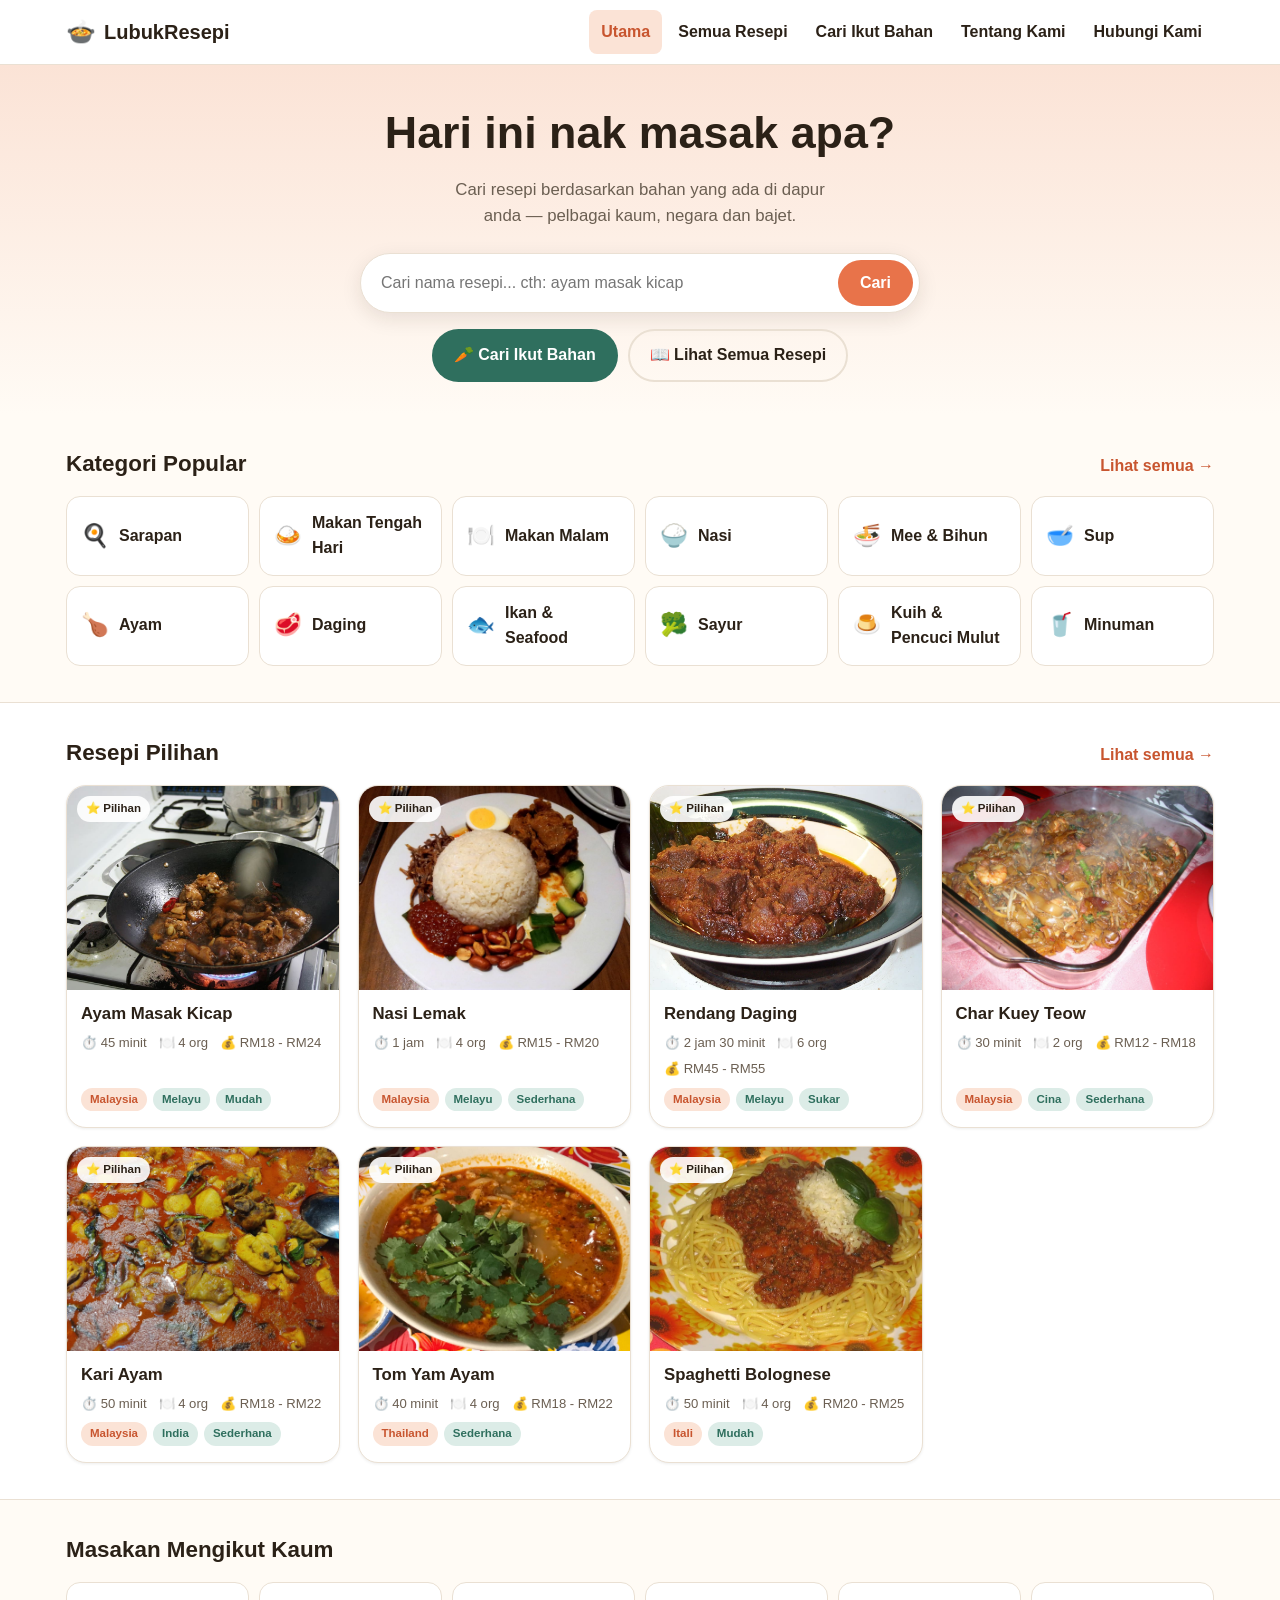
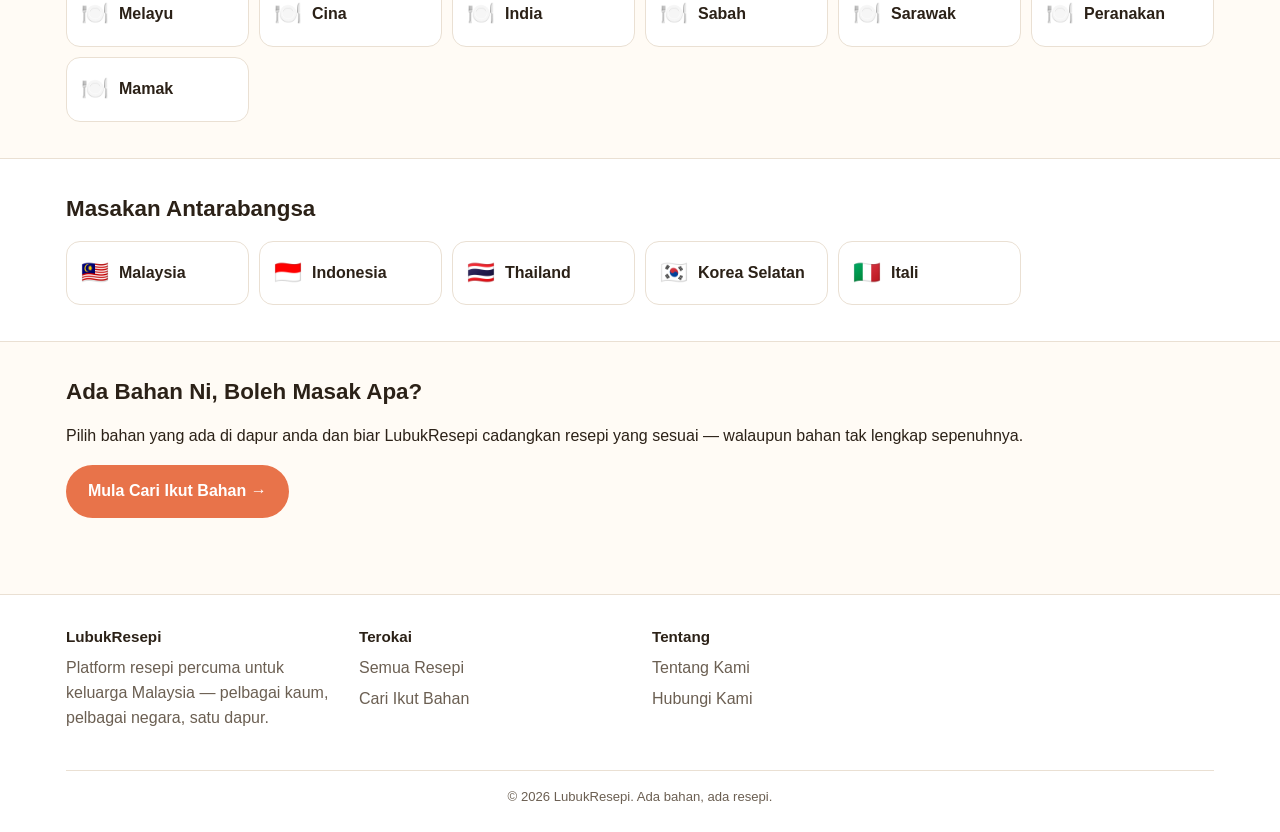
<file: index.html>
<!doctype html>
<html lang="ms">
<head>
  <meta charset="UTF-8">
  <meta name="viewport" content="width=device-width, initial-scale=1.0">
  <title>LubukResepi — Ada Bahan, Ada Resepi</title>
  <meta name="description" content="LubukResepi ialah platform resepi percuma yang menghimpunkan resepi pelbagai kaum dan negara. Cari resepi berdasarkan nama, kategori atau bahan yang ada di dapur anda.">
  <link rel="icon" href="data:,">
  <link rel="stylesheet" href="assets/css/style.css">
  <link rel="stylesheet" href="assets/css/responsive.css">
</head>
<body>
  <a class="skip-link" href="#main">Langkau ke kandungan</a>

  <header class="site-header">
    <div class="container">
      <a class="logo" href="index.html"><span class="logo-mark">🍲</span> LubukResepi</a>
      <button class="nav-toggle" aria-label="Buka menu" aria-expanded="false">
        <span></span>
      </button>
      <nav class="main-nav" aria-label="Navigasi utama">
        <ul>
          <li><a href="index.html" aria-current="page">Utama</a></li>
          <li><a href="recipes.html">Semua Resepi</a></li>
          <li><a href="search.html">Cari Ikut Bahan</a></li>
          <li><a href="about.html">Tentang Kami</a></li>
          <li><a href="contact.html">Hubungi Kami</a></li>
        </ul>
      </nav>
    </div>
  </header>

  <main id="main">
    <section class="hero">
      <div class="container">
        <h1>Hari ini nak masak apa?</h1>
        <p class="hero-sub">Cari resepi berdasarkan bahan yang ada di dapur anda — pelbagai kaum, negara dan bajet.</p>
        <form class="search-box" action="recipes.html" method="get">
          <input type="search" name="q" placeholder="Cari nama resepi... cth: ayam masak kicap" aria-label="Cari resepi">
          <button type="submit" class="btn">Cari</button>
        </form>
        <div class="hero-actions">
          <a class="btn btn-secondary" href="search.html">🥕 Cari Ikut Bahan</a>
          <a class="btn btn-outline" href="recipes.html">📖 Lihat Semua Resepi</a>
        </div>
      </div>
    </section>

    <section class="section">
      <div class="container">
        <div class="section-head">
          <h2>Kategori Popular</h2>
          <a class="see-all" href="recipes.html">Lihat semua &rarr;</a>
        </div>
        <div class="chip-grid" id="category-grid"></div>
      </div>
    </section>

    <section class="section section-alt">
      <div class="container">
        <div class="section-head">
          <h2>Resepi Pilihan</h2>
          <a class="see-all" href="recipes.html">Lihat semua &rarr;</a>
        </div>
        <div class="recipe-grid" id="featured-grid"></div>
      </div>
    </section>

    <section class="section">
      <div class="container">
        <div class="section-head">
          <h2>Masakan Mengikut Kaum</h2>
        </div>
        <div class="chip-grid" id="community-grid"></div>
      </div>
    </section>

    <section class="section section-alt">
      <div class="container">
        <div class="section-head">
          <h2>Masakan Antarabangsa</h2>
        </div>
        <div class="chip-grid" id="country-grid"></div>
      </div>
    </section>

    <section class="section">
      <div class="container">
        <div class="section-head">
          <h2>Ada Bahan Ni, Boleh Masak Apa?</h2>
        </div>
        <p>Pilih bahan yang ada di dapur anda dan biar LubukResepi cadangkan resepi yang sesuai — walaupun bahan tak lengkap sepenuhnya.</p>
        <a class="btn" href="search.html">Mula Cari Ikut Bahan →</a>
      </div>
    </section>
  </main>

  <footer class="site-footer">
    <div class="container">
      <div class="footer-grid">
        <div>
          <h3>LubukResepi</h3>
          <p>Platform resepi percuma untuk keluarga Malaysia — pelbagai kaum, pelbagai negara, satu dapur.</p>
        </div>
        <div>
          <h3>Terokai</h3>
          <ul>
            <li><a href="recipes.html">Semua Resepi</a></li>
            <li><a href="search.html">Cari Ikut Bahan</a></li>
          </ul>
        </div>
        <div>
          <h3>Tentang</h3>
          <ul>
            <li><a href="about.html">Tentang Kami</a></li>
            <li><a href="contact.html">Hubungi Kami</a></li>
          </ul>
        </div>
      </div>
      <div class="footer-bottom">
        &copy; <span id="footer-year"></span> LubukResepi. Ada bahan, ada resepi.
      </div>
    </div>
  </footer>

  <script src="assets/js/app.js"></script>
  <script>
    document.addEventListener("DOMContentLoaded", async () => {
      const categoryGrid = document.getElementById("category-grid");
      const communityGrid = document.getElementById("community-grid");
      const countryGrid = document.getElementById("country-grid");
      const featuredGrid = document.getElementById("featured-grid");

      try {
        const [categories, communities, countries, recipes] = await Promise.all([
          LubukResepi.fetchJSON("data/categories.json"),
          LubukResepi.fetchJSON("data/communities.json"),
          LubukResepi.fetchJSON("data/countries.json"),
          LubukResepi.loadRecipes(),
        ]);

        categoryGrid.innerHTML = categories
          .slice(0, 12)
          .map((c) => `<a class="chip-card" href="recipes.html?category=${encodeURIComponent(c.name)}"><span class="chip-icon">${c.icon}</span> ${LubukResepi.escapeHtml(c.name)}</a>`)
          .join("");

        communityGrid.innerHTML = communities
          .map((c) => `<a class="chip-card" href="recipes.html?community=${encodeURIComponent(c.name)}"><span class="chip-icon">🍽️</span> ${LubukResepi.escapeHtml(c.name)}</a>`)
          .join("");

        countryGrid.innerHTML = countries
          .map((c) => `<a class="chip-card" href="recipes.html?country=${encodeURIComponent(c.name)}"><span class="chip-icon">${c.flag}</span> ${LubukResepi.escapeHtml(c.name)}</a>`)
          .join("");

        const featured = recipes.filter((r) => r.featured).slice(0, 8);
        featuredGrid.innerHTML = featured.map(LubukResepi.recipeCardHTML).join("");
      } catch (err) {
        console.error(err);
      }
    });
  </script>
</body>
</html>
</file>
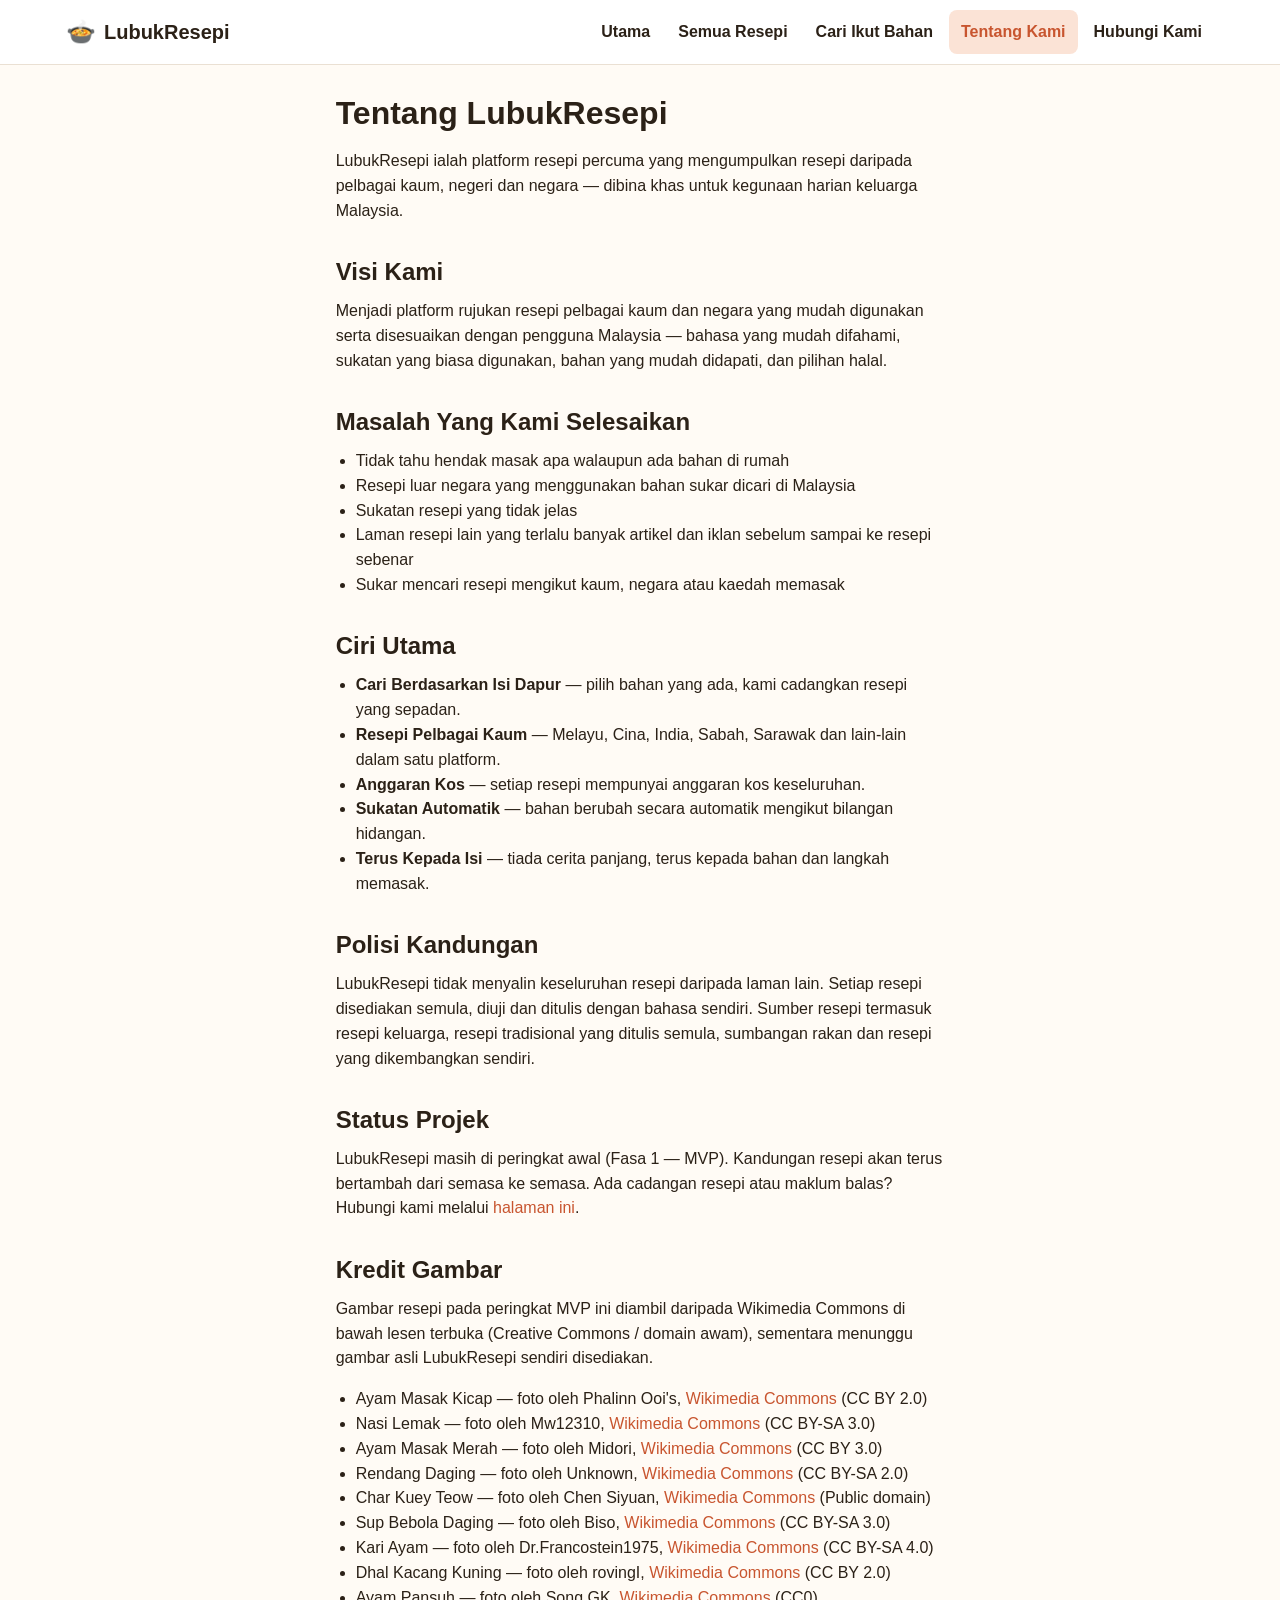
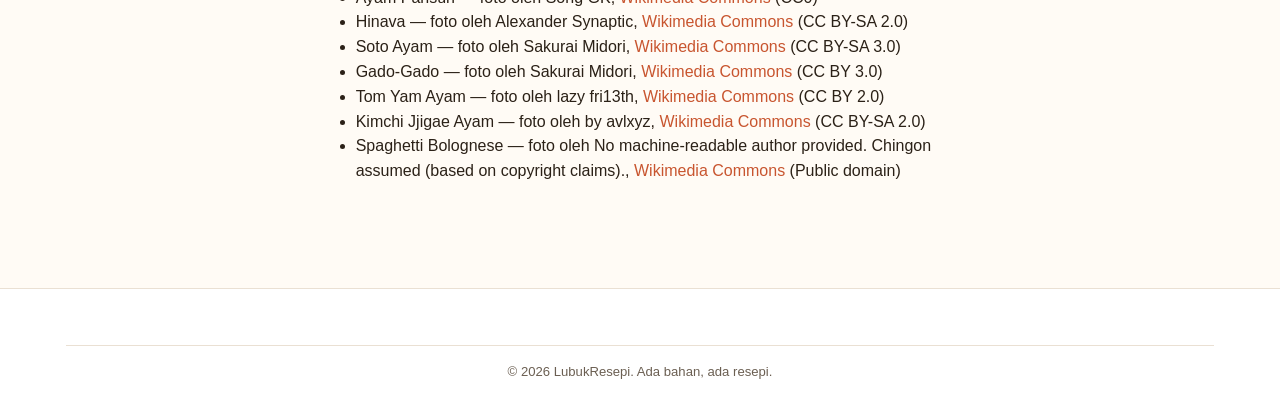
<file: about.html>
<!doctype html>
<html lang="ms">
<head>
  <meta charset="UTF-8">
  <meta name="viewport" content="width=device-width, initial-scale=1.0">
  <title>Tentang Kami — LubukResepi</title>
  <meta name="description" content="Kenali LubukResepi — platform resepi percuma pelbagai kaum dan negara, dibina untuk keluarga Malaysia.">
  <link rel="icon" href="data:,">
  <link rel="stylesheet" href="assets/css/style.css">
  <link rel="stylesheet" href="assets/css/responsive.css">
</head>
<body>
  <a class="skip-link" href="#main">Langkau ke kandungan</a>

  <header class="site-header">
    <div class="container">
      <a class="logo" href="index.html"><span class="logo-mark">🍲</span> LubukResepi</a>
      <button class="nav-toggle" aria-label="Buka menu" aria-expanded="false">
        <span></span>
      </button>
      <nav class="main-nav" aria-label="Navigasi utama">
        <ul>
          <li><a href="index.html">Utama</a></li>
          <li><a href="recipes.html">Semua Resepi</a></li>
          <li><a href="search.html">Cari Ikut Bahan</a></li>
          <li><a href="about.html" aria-current="page">Tentang Kami</a></li>
          <li><a href="contact.html">Hubungi Kami</a></li>
        </ul>
      </nav>
    </div>
  </header>

  <main id="main">
    <div class="container prose" style="padding:28px 16px 48px;">
      <h1>Tentang LubukResepi</h1>
      <p>LubukResepi ialah platform resepi percuma yang mengumpulkan resepi daripada pelbagai kaum, negeri dan negara — dibina khas untuk kegunaan harian keluarga Malaysia.</p>

      <h2>Visi Kami</h2>
      <p>Menjadi platform rujukan resepi pelbagai kaum dan negara yang mudah digunakan serta disesuaikan dengan pengguna Malaysia — bahasa yang mudah difahami, sukatan yang biasa digunakan, bahan yang mudah didapati, dan pilihan halal.</p>

      <h2>Masalah Yang Kami Selesaikan</h2>
      <ul>
        <li>Tidak tahu hendak masak apa walaupun ada bahan di rumah</li>
        <li>Resepi luar negara yang menggunakan bahan sukar dicari di Malaysia</li>
        <li>Sukatan resepi yang tidak jelas</li>
        <li>Laman resepi lain yang terlalu banyak artikel dan iklan sebelum sampai ke resepi sebenar</li>
        <li>Sukar mencari resepi mengikut kaum, negara atau kaedah memasak</li>
      </ul>

      <h2>Ciri Utama</h2>
      <ul>
        <li><strong>Cari Berdasarkan Isi Dapur</strong> — pilih bahan yang ada, kami cadangkan resepi yang sepadan.</li>
        <li><strong>Resepi Pelbagai Kaum</strong> — Melayu, Cina, India, Sabah, Sarawak dan lain-lain dalam satu platform.</li>
        <li><strong>Anggaran Kos</strong> — setiap resepi mempunyai anggaran kos keseluruhan.</li>
        <li><strong>Sukatan Automatik</strong> — bahan berubah secara automatik mengikut bilangan hidangan.</li>
        <li><strong>Terus Kepada Isi</strong> — tiada cerita panjang, terus kepada bahan dan langkah memasak.</li>
      </ul>

      <h2>Polisi Kandungan</h2>
      <p>LubukResepi tidak menyalin keseluruhan resepi daripada laman lain. Setiap resepi disediakan semula, diuji dan ditulis dengan bahasa sendiri. Sumber resepi termasuk resepi keluarga, resepi tradisional yang ditulis semula, sumbangan rakan dan resepi yang dikembangkan sendiri.</p>

      <h2>Status Projek</h2>
      <p>LubukResepi masih di peringkat awal (Fasa 1 — MVP). Kandungan resepi akan terus bertambah dari semasa ke semasa. Ada cadangan resepi atau maklum balas? Hubungi kami melalui <a href="contact.html">halaman ini</a>.</p>

      <h2>Kredit Gambar</h2>
      <p>Gambar resepi pada peringkat MVP ini diambil daripada Wikimedia Commons di bawah lesen terbuka (Creative Commons / domain awam), sementara menunggu gambar asli LubukResepi sendiri disediakan.</p>
      <div id="image-credits"></div>
    </div>
  </main>

  <footer class="site-footer">
    <div class="container">
      <div class="footer-bottom">
        &copy; <span id="footer-year"></span> LubukResepi. Ada bahan, ada resepi.
      </div>
    </div>
  </footer>

  <script src="assets/js/app.js"></script>
  <script>
    document.addEventListener("DOMContentLoaded", async () => {
      const el = document.getElementById("image-credits");
      try {
        const [credits, recipes] = await Promise.all([
          LubukResepi.fetchJSON("assets/images/recipes/credits.json"),
          LubukResepi.loadRecipes(),
        ]);
        const nameBySlug = Object.fromEntries(recipes.map((r) => [r.slug, r.name]));
        el.innerHTML = `<ul>${credits
          .map(
            (c) =>
              `<li>${LubukResepi.escapeHtml(nameBySlug[c.slug] || c.slug)} — foto oleh ${LubukResepi.escapeHtml(c.artist)}, <a href="${LubukResepi.escapeHtml(c.source_url)}" target="_blank" rel="noopener">Wikimedia Commons</a> (${LubukResepi.escapeHtml(c.license)})</li>`
          )
          .join("")}</ul>`;
      } catch (err) {
        console.error(err);
      }
    });
  </script>
</body>
</html>
</file>
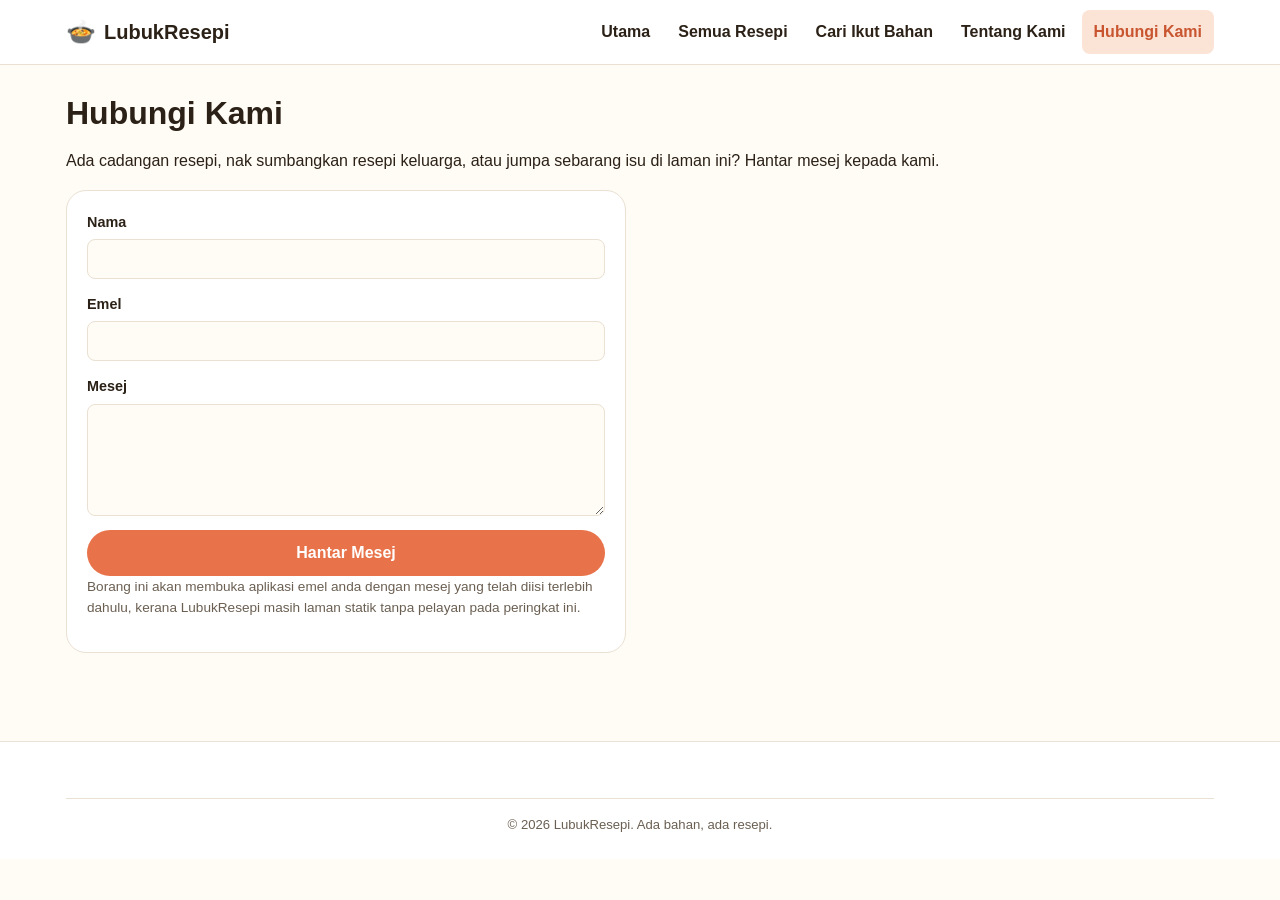
<file: contact.html>
<!doctype html>
<html lang="ms">
<head>
  <meta charset="UTF-8">
  <meta name="viewport" content="width=device-width, initial-scale=1.0">
  <title>Hubungi Kami — LubukResepi</title>
  <meta name="description" content="Hubungi LubukResepi untuk cadangan resepi, kerjasama atau maklum balas.">
  <link rel="icon" href="data:,">
  <link rel="stylesheet" href="assets/css/style.css">
  <link rel="stylesheet" href="assets/css/responsive.css">
</head>
<body>
  <a class="skip-link" href="#main">Langkau ke kandungan</a>

  <header class="site-header">
    <div class="container">
      <a class="logo" href="index.html"><span class="logo-mark">🍲</span> LubukResepi</a>
      <button class="nav-toggle" aria-label="Buka menu" aria-expanded="false">
        <span></span>
      </button>
      <nav class="main-nav" aria-label="Navigasi utama">
        <ul>
          <li><a href="index.html">Utama</a></li>
          <li><a href="recipes.html">Semua Resepi</a></li>
          <li><a href="search.html">Cari Ikut Bahan</a></li>
          <li><a href="about.html">Tentang Kami</a></li>
          <li><a href="contact.html" aria-current="page">Hubungi Kami</a></li>
        </ul>
      </nav>
    </div>
  </header>

  <main id="main">
    <div class="container" style="padding:28px 16px 48px;">
      <h1>Hubungi Kami</h1>
      <p>Ada cadangan resepi, nak sumbangkan resepi keluarga, atau jumpa sebarang isu di laman ini? Hantar mesej kepada kami.</p>

      <form class="form-card" id="contact-form">
        <div class="form-row">
          <label for="contact-name">Nama</label>
          <input type="text" id="contact-name" name="name" required>
        </div>
        <div class="form-row">
          <label for="contact-email">Emel</label>
          <input type="email" id="contact-email" name="email" required>
        </div>
        <div class="form-row">
          <label for="contact-message">Mesej</label>
          <textarea id="contact-message" name="message" rows="5" required></textarea>
        </div>
        <button type="submit" class="btn btn-block">Hantar Mesej</button>
        <p class="form-note">Borang ini akan membuka aplikasi emel anda dengan mesej yang telah diisi terlebih dahulu, kerana LubukResepi masih laman statik tanpa pelayan pada peringkat ini.</p>
      </form>
    </div>
  </main>

  <footer class="site-footer">
    <div class="container">
      <div class="footer-bottom">
        &copy; <span id="footer-year"></span> LubukResepi. Ada bahan, ada resepi.
      </div>
    </div>
  </footer>

  <script src="assets/js/app.js"></script>
  <script>
    document.getElementById("contact-form").addEventListener("submit", (e) => {
      e.preventDefault();
      const name = document.getElementById("contact-name").value;
      const email = document.getElementById("contact-email").value;
      const message = document.getElementById("contact-message").value;
      const subject = encodeURIComponent(`Mesej daripada ${name} — LubukResepi`);
      const body = encodeURIComponent(`${message}\n\n— ${name} (${email})`);
      window.location.href = `mailto:hello@lubukresepi.my?subject=${subject}&body=${body}`;
    });
  </script>
</body>
</html>
</file>
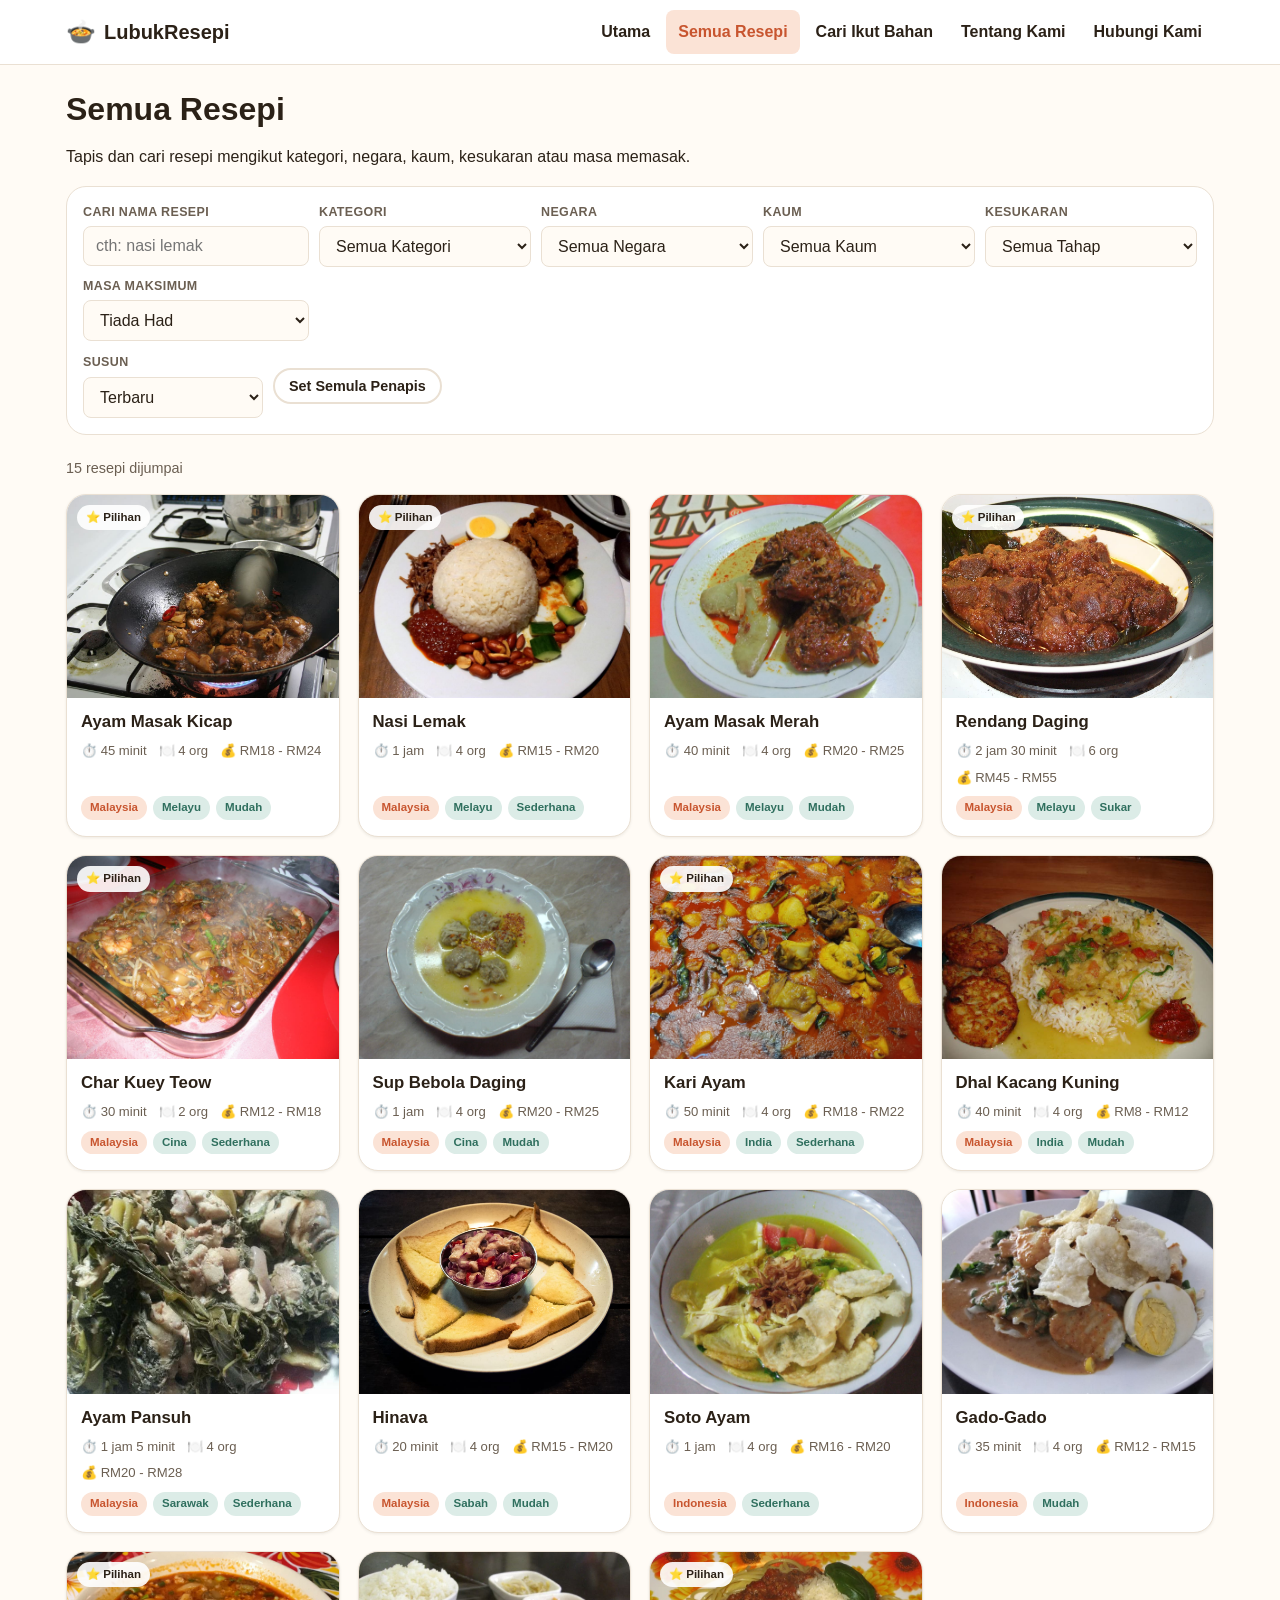
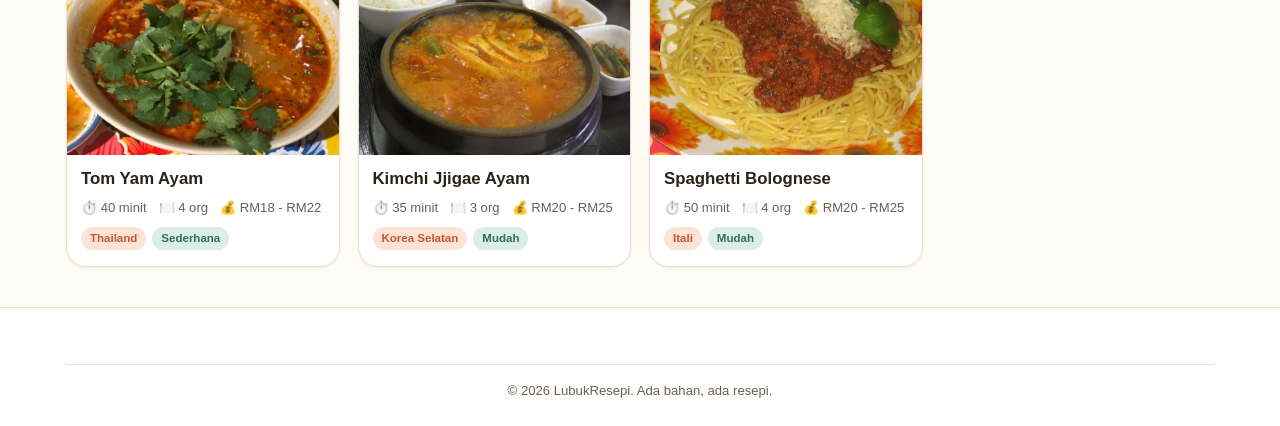
<file: recipes.html>
<!doctype html>
<html lang="ms">
<head>
  <meta charset="UTF-8">
  <meta name="viewport" content="width=device-width, initial-scale=1.0">
  <title>Semua Resepi — LubukResepi</title>
  <meta name="description" content="Terokai koleksi resepi LubukResepi — tapis mengikut kategori, negara, kaum, kesukaran dan masa memasak.">
  <link rel="icon" href="data:,">
  <link rel="stylesheet" href="assets/css/style.css">
  <link rel="stylesheet" href="assets/css/responsive.css">
</head>
<body>
  <a class="skip-link" href="#main">Langkau ke kandungan</a>

  <header class="site-header">
    <div class="container">
      <a class="logo" href="index.html"><span class="logo-mark">🍲</span> LubukResepi</a>
      <button class="nav-toggle" aria-label="Buka menu" aria-expanded="false">
        <span></span>
      </button>
      <nav class="main-nav" aria-label="Navigasi utama">
        <ul>
          <li><a href="index.html">Utama</a></li>
          <li><a href="recipes.html" aria-current="page">Semua Resepi</a></li>
          <li><a href="search.html">Cari Ikut Bahan</a></li>
          <li><a href="about.html">Tentang Kami</a></li>
          <li><a href="contact.html">Hubungi Kami</a></li>
        </ul>
      </nav>
    </div>
  </header>

  <main id="main">
    <div class="container" style="padding-top:24px;">
      <h1>Semua Resepi</h1>
      <p>Tapis dan cari resepi mengikut kategori, negara, kaum, kesukaran atau masa memasak.</p>

      <div class="filters-bar">
        <div class="filters-row">
          <div class="field-group">
            <label for="filter-q">Cari nama resepi</label>
            <input type="search" id="filter-q" placeholder="cth: nasi lemak">
          </div>
          <div class="field-group">
            <label for="filter-category">Kategori</label>
            <select id="filter-category"></select>
          </div>
          <div class="field-group">
            <label for="filter-country">Negara</label>
            <select id="filter-country"></select>
          </div>
          <div class="field-group">
            <label for="filter-community">Kaum</label>
            <select id="filter-community"></select>
          </div>
          <div class="field-group">
            <label for="filter-difficulty">Kesukaran</label>
            <select id="filter-difficulty">
              <option value="">Semua Tahap</option>
              <option value="Mudah">Mudah</option>
              <option value="Sederhana">Sederhana</option>
              <option value="Sukar">Sukar</option>
            </select>
          </div>
          <div class="field-group">
            <label for="filter-time">Masa Maksimum</label>
            <select id="filter-time">
              <option value="">Tiada Had</option>
              <option value="30">30 minit</option>
              <option value="60">1 jam</option>
              <option value="90">1 jam 30 minit</option>
            </select>
          </div>
        </div>
        <div class="filters-footer">
          <div class="field-group" style="min-width:180px;">
            <label for="filter-sort">Susun</label>
            <select id="filter-sort">
              <option value="terbaru">Terbaru</option>
              <option value="pilihan">Resepi Pilihan</option>
              <option value="cepat">Paling Cepat</option>
              <option value="kos">Kos Terendah</option>
              <option value="az">Nama A hingga Z</option>
            </select>
          </div>
          <button type="button" class="btn btn-outline btn-sm" id="filter-reset">Set Semula Penapis</button>
        </div>
      </div>

      <p class="results-count" id="results-count"></p>
      <div class="recipe-grid" id="recipe-grid"></div>
      <div class="empty-state" id="empty-state" hidden>
        <span class="empty-emoji">🔍</span>
        Tiada resepi sepadan dengan penapis anda. Cuba set semula penapis.
      </div>
    </div>
  </main>

  <footer class="site-footer">
    <div class="container">
      <div class="footer-bottom">
        &copy; <span id="footer-year"></span> LubukResepi. Ada bahan, ada resepi.
      </div>
    </div>
  </footer>

  <script src="assets/js/app.js"></script>
  <script src="assets/js/filters.js"></script>
  <script src="assets/js/recipes.js"></script>
</body>
</html>
</file>
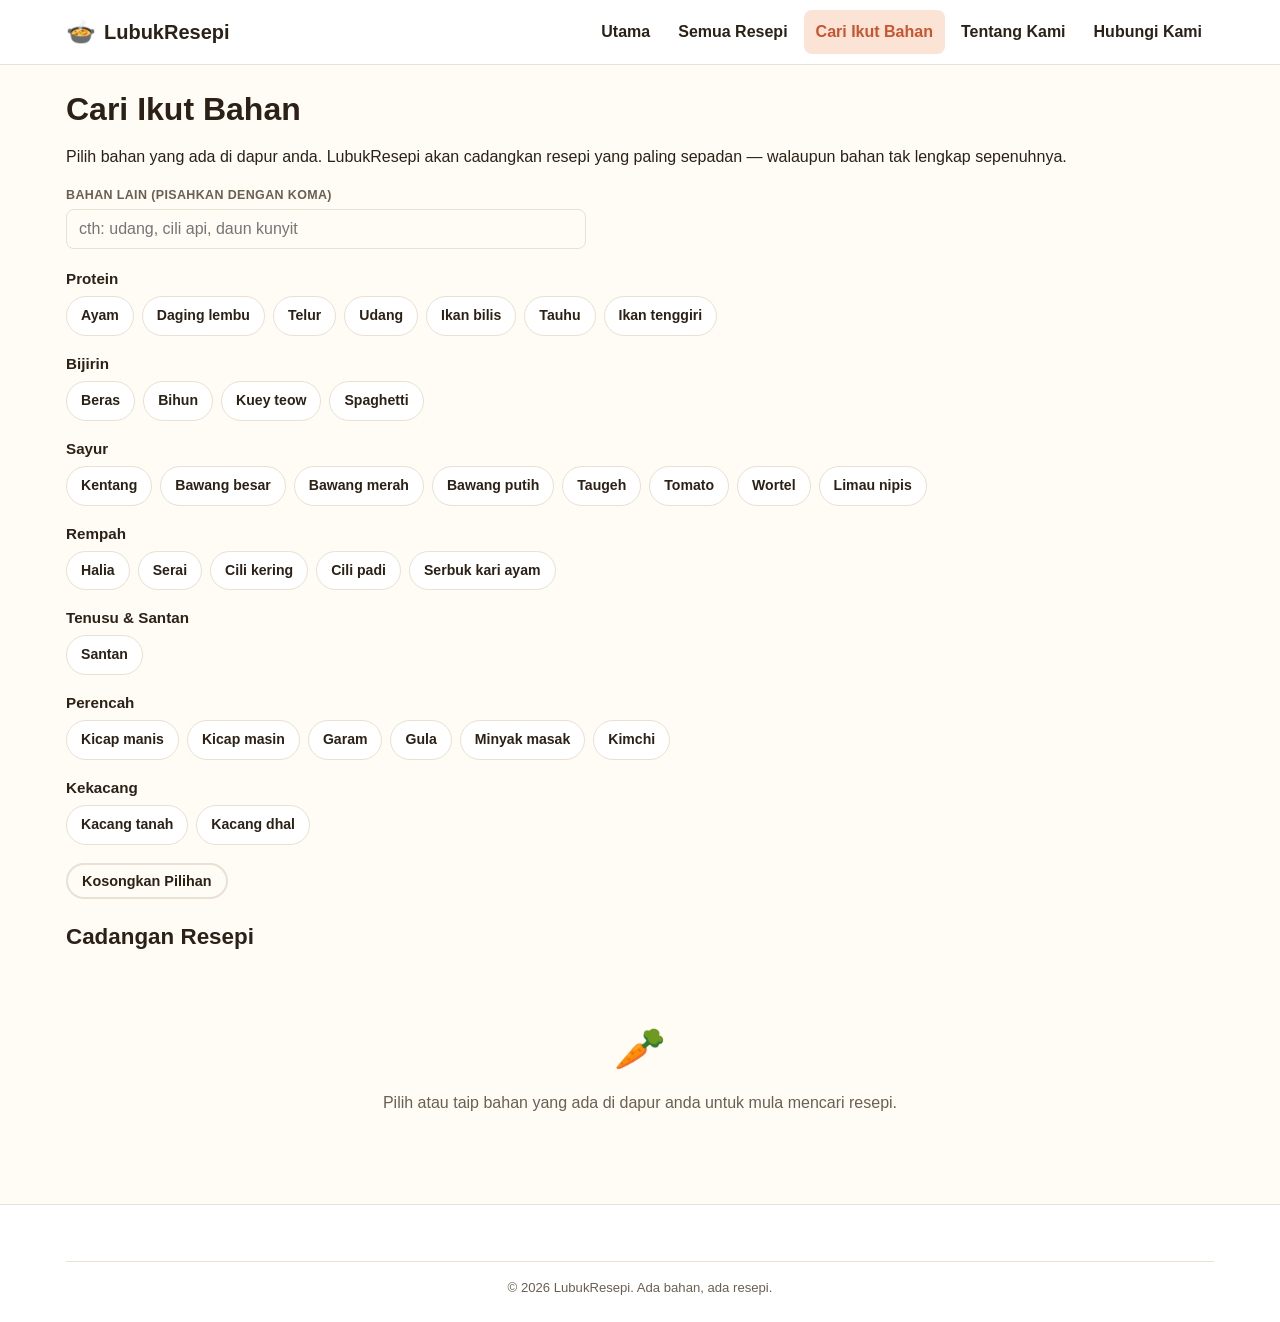
<file: search.html>
<!doctype html>
<html lang="ms">
<head>
  <meta charset="UTF-8">
  <meta name="viewport" content="width=device-width, initial-scale=1.0">
  <title>Cari Ikut Bahan — LubukResepi</title>
  <meta name="description" content="Pilih bahan yang ada di dapur anda dan biar LubukResepi cadangkan resepi yang paling sepadan — tanpa perlu keluar membeli-belah.">
  <link rel="icon" href="data:,">
  <link rel="stylesheet" href="assets/css/style.css">
  <link rel="stylesheet" href="assets/css/responsive.css">
</head>
<body>
  <a class="skip-link" href="#main">Langkau ke kandungan</a>

  <header class="site-header">
    <div class="container">
      <a class="logo" href="index.html"><span class="logo-mark">🍲</span> LubukResepi</a>
      <button class="nav-toggle" aria-label="Buka menu" aria-expanded="false">
        <span></span>
      </button>
      <nav class="main-nav" aria-label="Navigasi utama">
        <ul>
          <li><a href="index.html">Utama</a></li>
          <li><a href="recipes.html">Semua Resepi</a></li>
          <li><a href="search.html" aria-current="page">Cari Ikut Bahan</a></li>
          <li><a href="about.html">Tentang Kami</a></li>
          <li><a href="contact.html">Hubungi Kami</a></li>
        </ul>
      </nav>
    </div>
  </header>

  <main id="main">
    <div class="container" style="padding-top:24px;">
      <h1>Cari Ikut Bahan</h1>
      <p>Pilih bahan yang ada di dapur anda. LubukResepi akan cadangkan resepi yang paling sepadan — walaupun bahan tak lengkap sepenuhnya.</p>

      <div class="field-group" style="max-width:520px; margin-bottom:20px;">
        <label for="ingredient-custom">Bahan lain (pisahkan dengan koma)</label>
        <input type="text" id="ingredient-custom" placeholder="cth: udang, cili api, daun kunyit">
      </div>

      <div id="ingredient-picker"></div>

      <button type="button" class="btn btn-outline btn-sm" id="ingredient-clear" style="margin-bottom:24px;">Kosongkan Pilihan</button>

      <div class="section-head">
        <h2>Cadangan Resepi</h2>
        <span class="results-count" id="match-count"></span>
      </div>
      <div id="match-results"></div>
    </div>
  </main>

  <footer class="site-footer">
    <div class="container">
      <div class="footer-bottom">
        &copy; <span id="footer-year"></span> LubukResepi. Ada bahan, ada resepi.
      </div>
    </div>
  </footer>

  <script src="assets/js/app.js"></script>
  <script src="assets/js/search.js"></script>
</body>
</html>
</file>
<file: assets/css/style.css>
/* =========================================================
   LubukResepi — Base Styles
   Mobile-first. Breakpoint overrides live in responsive.css
   ========================================================= */

:root {
  --color-primary: #e8734a;
  --color-primary-dark: #c8552f;
  --color-primary-light: #fbe3d6;
  --color-secondary: #2f6f5e;
  --color-secondary-light: #dcece7;
  --color-accent: #f2b441;
  --color-bg: #fffbf5;
  --color-surface: #ffffff;
  --color-text: #2b2117;
  --color-text-muted: #6b5f52;
  --color-border: #eae0d3;
  --color-danger: #c1392b;
  --radius-sm: 8px;
  --radius-md: 14px;
  --radius-lg: 20px;
  --shadow-sm: 0 1px 3px rgba(43, 33, 23, 0.08);
  --shadow-md: 0 6px 20px rgba(43, 33, 23, 0.10);
  --shadow-lg: 0 12px 32px rgba(43, 33, 23, 0.14);
  --font-body: -apple-system, BlinkMacSystemFont, "Segoe UI", Roboto, "Helvetica Neue", Arial, sans-serif;
  --header-height: 64px;
}

@media (prefers-color-scheme: dark) {
  :root {
    --color-primary: #f0855e;
    --color-primary-dark: #ff9d75;
    --color-primary-light: #3a2a22;
    --color-secondary: #5cae97;
    --color-secondary-light: #1d2f29;
    --color-accent: #f2b441;
    --color-bg: #17130f;
    --color-surface: #221c16;
    --color-text: #f3ece2;
    --color-text-muted: #b5a996;
    --color-border: #3a3128;
    --shadow-sm: 0 1px 3px rgba(0, 0, 0, 0.35);
    --shadow-md: 0 6px 20px rgba(0, 0, 0, 0.4);
    --shadow-lg: 0 12px 32px rgba(0, 0, 0, 0.5);
  }
}

*,
*::before,
*::after {
  box-sizing: border-box;
}

html {
  -webkit-text-size-adjust: 100%;
}

body {
  margin: 0;
  font-family: var(--font-body);
  background: var(--color-bg);
  color: var(--color-text);
  line-height: 1.55;
  -webkit-font-smoothing: antialiased;
}

img {
  max-width: 100%;
  display: block;
}

a {
  color: var(--color-primary-dark);
  text-decoration: none;
}

a:hover {
  text-decoration: underline;
}

h1, h2, h3, h4 {
  line-height: 1.25;
  margin: 0 0 0.5em;
  font-weight: 700;
}

p {
  margin: 0 0 1em;
}

ul, ol {
  margin: 0;
  padding-left: 1.25em;
}

button, input, select, textarea {
  font-family: inherit;
  font-size: 1rem;
  color: inherit;
}

.container {
  width: 100%;
  max-width: 1180px;
  margin: 0 auto;
  padding: 0 16px;
}

.visually-hidden {
  position: absolute;
  width: 1px;
  height: 1px;
  overflow: hidden;
  clip: rect(0 0 0 0);
  white-space: nowrap;
}

.skip-link {
  position: absolute;
  left: 8px;
  top: -50px;
  background: var(--color-primary);
  color: #fff;
  padding: 8px 14px;
  border-radius: var(--radius-sm);
  z-index: 200;
  transition: top 0.15s ease;
}

.skip-link:focus {
  top: 8px;
}

/* ---------- Buttons ---------- */

.btn {
  display: inline-flex;
  align-items: center;
  justify-content: center;
  gap: 8px;
  padding: 12px 20px;
  border-radius: 999px;
  border: 2px solid transparent;
  background: var(--color-primary);
  color: #fff;
  font-weight: 600;
  cursor: pointer;
  text-decoration: none;
  transition: transform 0.12s ease, box-shadow 0.12s ease, background 0.12s ease;
}

.btn:hover {
  background: var(--color-primary-dark);
  text-decoration: none;
}

.btn:active {
  transform: scale(0.98);
}

.btn-outline {
  background: transparent;
  border-color: var(--color-border);
  color: var(--color-text);
}

.btn-outline:hover {
  border-color: var(--color-primary);
  background: var(--color-primary-light);
}

.btn-secondary {
  background: var(--color-secondary);
}

.btn-secondary:hover {
  background: #245648;
}

.btn-sm {
  padding: 8px 14px;
  font-size: 0.9rem;
}

.btn-block {
  width: 100%;
}

/* ---------- Header ---------- */

.site-header {
  position: sticky;
  top: 0;
  z-index: 100;
  background: var(--color-surface);
  border-bottom: 1px solid var(--color-border);
}

.site-header .container {
  display: flex;
  align-items: center;
  justify-content: space-between;
  height: var(--header-height);
  gap: 12px;
}

.logo {
  display: flex;
  align-items: center;
  gap: 8px;
  font-weight: 800;
  font-size: 1.25rem;
  color: var(--color-text);
}

.logo:hover {
  text-decoration: none;
}

.logo .logo-mark {
  font-size: 1.5rem;
}

.main-nav {
  position: fixed;
  inset: var(--header-height) 0 0 0;
  background: var(--color-surface);
  transform: translateX(100%);
  transition: transform 0.2s ease;
  overflow-y: auto;
  padding: 24px 16px;
  z-index: 99;
}

.main-nav.is-open {
  transform: translateX(0);
}

.main-nav ul {
  list-style: none;
  padding: 0;
  margin: 0;
  display: flex;
  flex-direction: column;
  gap: 4px;
}

.main-nav a {
  display: block;
  padding: 14px 8px;
  color: var(--color-text);
  font-weight: 600;
  border-bottom: 1px solid var(--color-border);
}

.main-nav a:hover,
.main-nav a[aria-current="page"] {
  color: var(--color-primary-dark);
  text-decoration: none;
}

.nav-toggle {
  background: none;
  border: 1px solid var(--color-border);
  border-radius: var(--radius-sm);
  width: 42px;
  height: 42px;
  display: flex;
  align-items: center;
  justify-content: center;
  cursor: pointer;
}

.nav-toggle span,
.nav-toggle span::before,
.nav-toggle span::after {
  content: "";
  display: block;
  width: 20px;
  height: 2px;
  background: var(--color-text);
  position: relative;
  transition: transform 0.15s ease;
}

.nav-toggle span::before {
  position: absolute;
  top: -6px;
}

.nav-toggle span::after {
  position: absolute;
  top: 6px;
}

/* ---------- Hero ---------- */

.hero {
  padding: 40px 0 32px;
  background: linear-gradient(180deg, var(--color-primary-light) 0%, var(--color-bg) 100%);
  text-align: center;
}

.hero h1 {
  font-size: 1.9rem;
  margin-bottom: 0.35em;
}

.hero p.hero-sub {
  color: var(--color-text-muted);
  max-width: 42ch;
  margin: 0 auto 24px;
}

.search-box {
  display: flex;
  gap: 8px;
  max-width: 560px;
  margin: 0 auto;
  background: var(--color-surface);
  padding: 6px;
  border-radius: 999px;
  box-shadow: var(--shadow-md);
  border: 1px solid var(--color-border);
}

.search-box input[type="search"] {
  flex: 1;
  border: none;
  outline: none;
  background: transparent;
  padding: 10px 14px;
  border-radius: 999px;
}

.hero-actions {
  display: flex;
  flex-wrap: wrap;
  gap: 10px;
  justify-content: center;
  margin-top: 16px;
}

/* ---------- Sections ---------- */

.section {
  padding: 36px 0;
}

.section-head {
  display: flex;
  align-items: baseline;
  justify-content: space-between;
  gap: 12px;
  margin-bottom: 18px;
  flex-wrap: wrap;
}

.section-head h2 {
  font-size: 1.4rem;
  margin: 0;
}

.section-head .see-all {
  font-weight: 600;
  white-space: nowrap;
}

.section-alt {
  background: var(--color-surface);
  border-top: 1px solid var(--color-border);
  border-bottom: 1px solid var(--color-border);
}

/* ---------- Chip / pill grids ---------- */

.chip-grid {
  display: grid;
  grid-template-columns: repeat(2, 1fr);
  gap: 10px;
}

.chip-card {
  display: flex;
  align-items: center;
  gap: 10px;
  padding: 14px;
  background: var(--color-surface);
  border: 1px solid var(--color-border);
  border-radius: var(--radius-md);
  font-weight: 600;
  color: var(--color-text);
  transition: box-shadow 0.12s ease, transform 0.12s ease;
}

.chip-card:hover {
  box-shadow: var(--shadow-sm);
  transform: translateY(-2px);
  text-decoration: none;
}

.chip-card .chip-icon {
  font-size: 1.4rem;
}

.chip-row {
  display: flex;
  flex-wrap: wrap;
  gap: 8px;
}

.chip {
  display: inline-flex;
  align-items: center;
  gap: 6px;
  padding: 8px 14px;
  border-radius: 999px;
  background: var(--color-surface);
  border: 1px solid var(--color-border);
  font-size: 0.88rem;
  font-weight: 600;
  color: var(--color-text);
  cursor: pointer;
  transition: background 0.12s ease, border-color 0.12s ease;
}

.chip:hover {
  border-color: var(--color-primary);
  text-decoration: none;
}

.chip.is-active {
  background: var(--color-primary);
  border-color: var(--color-primary);
  color: #fff;
}

.chip input[type="checkbox"] {
  margin: 0;
}

/* ---------- Recipe cards ---------- */

.recipe-grid {
  display: grid;
  grid-template-columns: 1fr;
  gap: 18px;
}

.recipe-card {
  background: var(--color-surface);
  border: 1px solid var(--color-border);
  border-radius: var(--radius-lg);
  overflow: hidden;
  display: flex;
  flex-direction: column;
  box-shadow: var(--shadow-sm);
  transition: box-shadow 0.15s ease, transform 0.15s ease;
  color: var(--color-text);
}

.recipe-card:hover {
  box-shadow: var(--shadow-lg);
  transform: translateY(-3px);
  text-decoration: none;
}

.recipe-card-media {
  aspect-ratio: 4 / 3;
  display: flex;
  align-items: center;
  justify-content: center;
  font-size: 3rem;
  position: relative;
  overflow: hidden;
}

.recipe-card-media img {
  width: 100%;
  height: 100%;
  object-fit: cover;
}

.recipe-card-media .badge-featured {
  position: absolute;
  top: 10px;
  left: 10px;
  background: rgba(255, 255, 255, 0.9);
  color: var(--color-text);
  font-size: 0.72rem;
  font-weight: 700;
  padding: 4px 9px;
  border-radius: 999px;
}

.recipe-card-body {
  padding: 14px 14px 16px;
  display: flex;
  flex-direction: column;
  gap: 8px;
  flex: 1;
}

.recipe-card-title {
  font-size: 1.05rem;
  font-weight: 700;
  margin: 0;
}

.recipe-card-meta {
  display: flex;
  flex-wrap: wrap;
  gap: 6px 12px;
  font-size: 0.82rem;
  color: var(--color-text-muted);
}

.recipe-card-meta span {
  display: inline-flex;
  align-items: center;
  gap: 4px;
}

.recipe-card-tags {
  display: flex;
  flex-wrap: wrap;
  gap: 6px;
  margin-top: auto;
}

.badge {
  display: inline-block;
  padding: 3px 9px;
  border-radius: 999px;
  font-size: 0.72rem;
  font-weight: 700;
  background: var(--color-secondary-light);
  color: var(--color-secondary);
}

.badge-country {
  background: var(--color-primary-light);
  color: var(--color-primary-dark);
}

.empty-state {
  text-align: center;
  padding: 48px 16px;
  color: var(--color-text-muted);
}

.empty-state .empty-emoji {
  font-size: 2.6rem;
  display: block;
  margin-bottom: 10px;
}

/* ---------- Filters ---------- */

.filters-bar {
  display: flex;
  flex-direction: column;
  gap: 12px;
  background: var(--color-surface);
  border: 1px solid var(--color-border);
  border-radius: var(--radius-lg);
  padding: 16px;
  margin-bottom: 22px;
}

.filters-row {
  display: grid;
  grid-template-columns: 1fr;
  gap: 10px;
}

.field-group {
  display: flex;
  flex-direction: column;
  gap: 4px;
}

.field-group label {
  font-size: 0.78rem;
  font-weight: 700;
  color: var(--color-text-muted);
  text-transform: uppercase;
  letter-spacing: 0.03em;
}

select,
input[type="text"],
input[type="search"],
input[type="number"],
input[type="email"],
textarea {
  padding: 10px 12px;
  border-radius: var(--radius-sm);
  border: 1px solid var(--color-border);
  background: var(--color-bg);
  color: var(--color-text);
}

select:focus,
input:focus,
textarea:focus {
  outline: 2px solid var(--color-primary);
  outline-offset: 1px;
}

.filters-footer {
  display: flex;
  align-items: center;
  justify-content: space-between;
  gap: 10px;
  flex-wrap: wrap;
}

.results-count {
  color: var(--color-text-muted);
  font-size: 0.9rem;
}

/* ---------- Recipe detail ---------- */

.recipe-hero {
  display: flex;
  flex-direction: column;
  gap: 18px;
  padding: 24px 0;
}

.recipe-hero-media {
  aspect-ratio: 16 / 10;
  border-radius: var(--radius-lg);
  display: flex;
  align-items: center;
  justify-content: center;
  font-size: 5rem;
  overflow: hidden;
}

.recipe-hero-media img {
  width: 100%;
  height: 100%;
  object-fit: cover;
  border-radius: var(--radius-lg);
}

.recipe-title {
  font-size: 1.7rem;
  margin-bottom: 6px;
}

.recipe-desc {
  color: var(--color-text-muted);
}

.recipe-meta-grid {
  display: grid;
  grid-template-columns: repeat(2, 1fr);
  gap: 10px;
  margin: 18px 0;
}

.meta-tile {
  background: var(--color-surface);
  border: 1px solid var(--color-border);
  border-radius: var(--radius-md);
  padding: 12px;
  text-align: center;
}

.meta-tile .meta-label {
  font-size: 0.72rem;
  text-transform: uppercase;
  color: var(--color-text-muted);
  letter-spacing: 0.03em;
  display: block;
  margin-bottom: 4px;
}

.meta-tile .meta-value {
  font-weight: 700;
  font-size: 1.05rem;
}

.recipe-actions {
  display: flex;
  gap: 10px;
  flex-wrap: wrap;
}

.servings-control {
  display: inline-flex;
  align-items: center;
  gap: 10px;
  border: 1px solid var(--color-border);
  border-radius: 999px;
  padding: 4px 6px;
  background: var(--color-surface);
}

.servings-control button {
  width: 34px;
  height: 34px;
  border-radius: 50%;
  border: 1px solid var(--color-border);
  background: var(--color-bg);
  font-size: 1.1rem;
  cursor: pointer;
  line-height: 1;
}

.servings-control button:hover {
  background: var(--color-primary-light);
}

.recipe-section {
  padding: 20px 0;
  border-top: 1px solid var(--color-border);
}

.recipe-section h2 {
  font-size: 1.25rem;
}

.ingredient-list {
  list-style: none;
  padding: 0;
  display: flex;
  flex-direction: column;
  gap: 10px;
}

.ingredient-list li {
  display: flex;
  justify-content: space-between;
  gap: 12px;
  padding: 10px 0;
  border-bottom: 1px dashed var(--color-border);
}

.ingredient-list li:last-child {
  border-bottom: none;
}

.ingredient-qty {
  font-weight: 700;
  color: var(--color-primary-dark);
  white-space: nowrap;
}

.ingredient-name {
  flex: 1;
}

.ingredient-optional {
  color: var(--color-text-muted);
  font-size: 0.8rem;
}

.steps-list {
  list-style: none;
  padding: 0;
  display: flex;
  flex-direction: column;
  gap: 16px;
  counter-reset: step;
}

.steps-list li {
  display: flex;
  gap: 14px;
}

.step-number {
  flex-shrink: 0;
  width: 32px;
  height: 32px;
  border-radius: 50%;
  background: var(--color-primary);
  color: #fff;
  display: flex;
  align-items: center;
  justify-content: center;
  font-weight: 700;
}

.tips-list, .subs-list {
  list-style: none;
  padding: 0;
  display: flex;
  flex-direction: column;
  gap: 8px;
}

.tips-list li, .subs-list li {
  background: var(--color-secondary-light);
  color: var(--color-text);
  padding: 10px 14px;
  border-radius: var(--radius-md);
}

.breadcrumb {
  font-size: 0.85rem;
  color: var(--color-text-muted);
  padding: 14px 0 0;
}

.breadcrumb a {
  color: var(--color-text-muted);
}

/* ---------- Smart ingredient search ---------- */

.match-result-card {
  display: flex;
  align-items: center;
  gap: 14px;
  padding: 14px;
  background: var(--color-surface);
  border: 1px solid var(--color-border);
  border-radius: var(--radius-md);
  margin-bottom: 12px;
}

.match-result-card .match-emoji {
  font-size: 2rem;
  width: 56px;
  height: 56px;
  border-radius: var(--radius-sm);
  display: flex;
  align-items: center;
  justify-content: center;
  flex-shrink: 0;
  overflow: hidden;
}

.match-result-card .match-emoji img {
  width: 100%;
  height: 100%;
  object-fit: cover;
}

.match-result-body {
  flex: 1;
  min-width: 0;
}

.match-percent {
  font-weight: 800;
  font-size: 1.1rem;
}

.match-level-full { color: var(--color-secondary); }
.match-level-almost { color: var(--color-primary-dark); }
.match-level-partial { color: var(--color-accent); }
.match-level-low { color: var(--color-text-muted); }

.match-missing {
  font-size: 0.82rem;
  color: var(--color-text-muted);
}

.progress-bar {
  height: 6px;
  border-radius: 999px;
  background: var(--color-border);
  overflow: hidden;
  margin-top: 6px;
}

.progress-bar-fill {
  height: 100%;
  background: var(--color-secondary);
}

.ingredient-category {
  margin-bottom: 18px;
}

.ingredient-category h3 {
  font-size: 0.95rem;
  margin-bottom: 8px;
}

/* ---------- Forms (contact) ---------- */

.form-card {
  background: var(--color-surface);
  border: 1px solid var(--color-border);
  border-radius: var(--radius-lg);
  padding: 20px;
  max-width: 560px;
}

.form-row {
  display: flex;
  flex-direction: column;
  gap: 6px;
  margin-bottom: 14px;
}

.form-row label {
  font-weight: 700;
  font-size: 0.9rem;
}

.form-note {
  font-size: 0.85rem;
  color: var(--color-text-muted);
}

/* ---------- Footer ---------- */

.site-footer {
  background: var(--color-surface);
  border-top: 1px solid var(--color-border);
  margin-top: 40px;
  padding: 32px 0 24px;
  color: var(--color-text-muted);
}

.footer-grid {
  display: grid;
  grid-template-columns: 1fr;
  gap: 24px;
}

.footer-grid h3 {
  font-size: 0.95rem;
  color: var(--color-text);
  margin-bottom: 10px;
}

.footer-grid ul {
  list-style: none;
  padding: 0;
  display: flex;
  flex-direction: column;
  gap: 6px;
}

.footer-grid a {
  color: var(--color-text-muted);
}

.footer-bottom {
  margin-top: 24px;
  padding-top: 16px;
  border-top: 1px solid var(--color-border);
  font-size: 0.82rem;
  text-align: center;
}

/* ---------- Static content pages ---------- */

.prose {
  max-width: 72ch;
}

.prose h2 {
  margin-top: 1.4em;
}

.prose ul {
  margin-bottom: 1em;
}

/* ---------- Print ---------- */

@media print {
  .site-header, .site-footer, .recipe-actions, .breadcrumb, .servings-control button {
    display: none !important;
  }
  body {
    background: #fff;
  }
}
</file>
<file: assets/css/responsive.css>
/* =========================================================
   LubukResepi — Responsive overrides
   Mobile-first base lives in style.css; widen layout here.
   ========================================================= */

/* Small tablets and up */
@media (min-width: 560px) {
  .chip-grid {
    grid-template-columns: repeat(3, 1fr);
  }

  .recipe-grid {
    grid-template-columns: repeat(2, 1fr);
  }

  .filters-row {
    grid-template-columns: repeat(2, 1fr);
  }

  .recipe-meta-grid {
    grid-template-columns: repeat(4, 1fr);
  }

  .footer-grid {
    grid-template-columns: repeat(2, 1fr);
  }
}

/* Tablets / small desktop */
@media (min-width: 768px) {
  .hero h1 {
    font-size: 2.4rem;
  }

  .hero p.hero-sub {
    font-size: 1.05rem;
  }

  .nav-toggle {
    display: none;
  }

  .main-nav {
    position: static;
    transform: none;
    inset: auto;
    padding: 0;
    background: transparent;
    overflow: visible;
  }

  .main-nav ul {
    flex-direction: row;
    gap: 4px;
  }

  .main-nav a {
    border-bottom: none;
    padding: 10px 12px;
    border-radius: var(--radius-sm);
  }

  .main-nav a:hover,
  .main-nav a[aria-current="page"] {
    background: var(--color-primary-light);
  }

  .chip-grid {
    grid-template-columns: repeat(4, 1fr);
  }

  .recipe-grid {
    grid-template-columns: repeat(3, 1fr);
  }

  .filters-bar {
    flex-direction: row;
    align-items: flex-end;
    flex-wrap: wrap;
  }

  .filters-row {
    grid-template-columns: repeat(5, 1fr);
    flex: 1;
  }

  .recipe-hero {
    flex-direction: row;
    align-items: flex-start;
  }

  .recipe-hero-media {
    width: 40%;
    flex-shrink: 0;
    aspect-ratio: 1 / 1;
  }

  .recipe-hero-info {
    flex: 1;
  }

  .footer-grid {
    grid-template-columns: repeat(4, 1fr);
  }
}

/* Desktop */
@media (min-width: 1024px) {
  .recipe-grid {
    grid-template-columns: repeat(4, 1fr);
  }

  .chip-grid {
    grid-template-columns: repeat(6, 1fr);
  }

  .recipe-meta-grid {
    grid-template-columns: repeat(6, 1fr);
  }

  .hero h1 {
    font-size: 2.8rem;
  }
}
</file>
